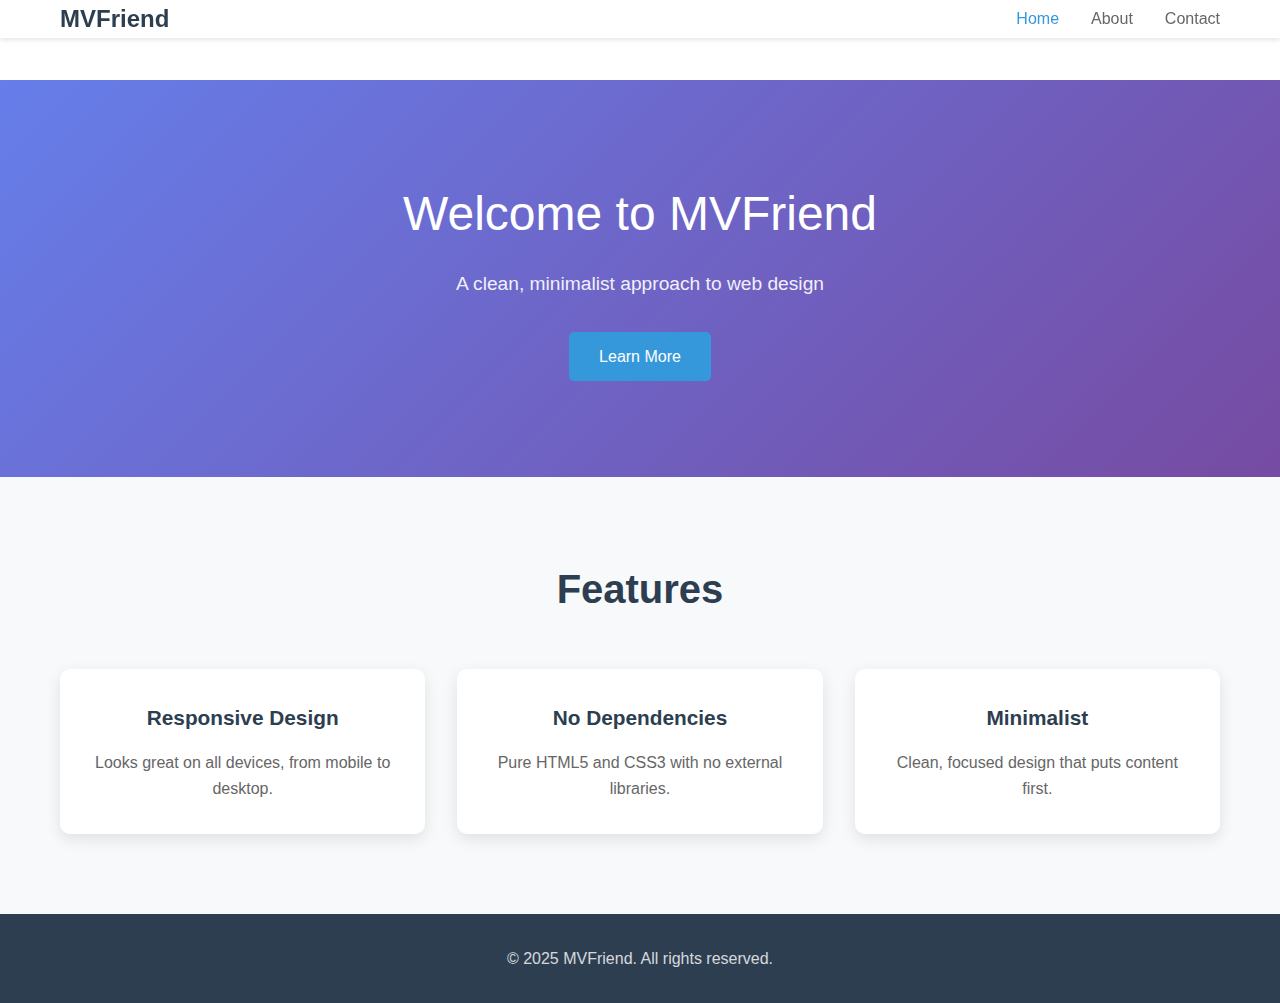
<file: index.html>
<!DOCTYPE html>
<html lang="en">
<head>
    <meta charset="UTF-8">
    <meta name="viewport" content="width=device-width, initial-scale=1.0">
    <title>Home - MVFriend</title>
    <link rel="stylesheet" href="styles.css">
</head>
<body>
    <header>
        <nav class="container">
            <div class="logo">
                <a href="index.html">MVFriend</a>
            </div>
            <ul class="nav-links">
                <li><a href="index.html" class="active">Home</a></li>
                <li><a href="about.html">About</a></li>
                <li><a href="contact.html">Contact</a></li>
            </ul>
        </nav>
    </header>

    <main>
        <section class="hero">
            <div class="container">
                <h1>Welcome to MVFriend</h1>
                <p class="hero-subtitle">A clean, minimalist approach to web design</p>
                <a href="about.html" class="btn btn-primary">Learn More</a>
            </div>
        </section>

        <section class="features">
            <div class="container">
                <h2>Features</h2>
                <div class="feature-grid">
                    <div class="feature-card">
                        <h3>Responsive Design</h3>
                        <p>Looks great on all devices, from mobile to desktop.</p>
                    </div>
                    <div class="feature-card">
                        <h3>No Dependencies</h3>
                        <p>Pure HTML5 and CSS3 with no external libraries.</p>
                    </div>
                    <div class="feature-card">
                        <h3>Minimalist</h3>
                        <p>Clean, focused design that puts content first.</p>
                    </div>
                </div>
            </div>
        </section>
    </main>

    <footer>
        <div class="container">
            <p>&copy; 2025 MVFriend. All rights reserved.</p>
        </div>
    </footer>
</body>
</html>
</file>
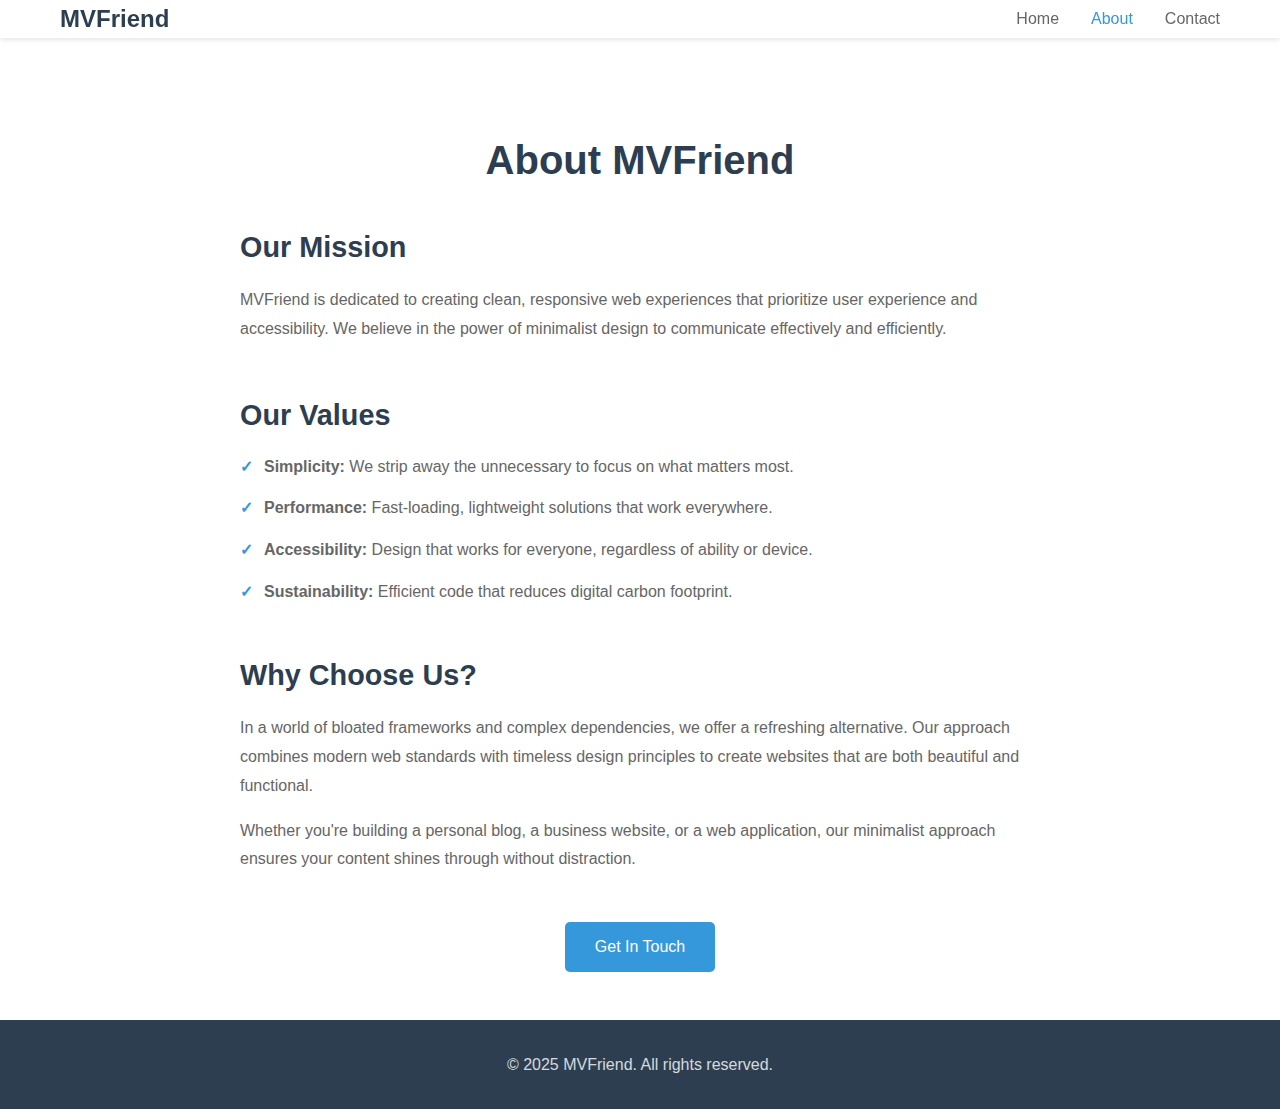
<file: about.html>
<!DOCTYPE html>
<html lang="en">
<head>
    <meta charset="UTF-8">
    <meta name="viewport" content="width=device-width, initial-scale=1.0">
    <title>About - MVFriend</title>
    <link rel="stylesheet" href="styles.css">
</head>
<body>
    <header>
        <nav class="container">
            <div class="logo">
                <a href="index.html">MVFriend</a>
            </div>
            <ul class="nav-links">
                <li><a href="index.html">Home</a></li>
                <li><a href="about.html" class="active">About</a></li>
                <li><a href="contact.html">Contact</a></li>
            </ul>
        </nav>
    </header>

    <main>
        <section class="page-content">
            <div class="container">
                <h1>About MVFriend</h1>
                
                <div class="content-section">
                    <h2>Our Mission</h2>
                    <p>MVFriend is dedicated to creating clean, responsive web experiences that prioritize user experience and accessibility. We believe in the power of minimalist design to communicate effectively and efficiently.</p>
                </div>

                <div class="content-section">
                    <h2>Our Values</h2>
                    <ul class="values-list">
                        <li><strong>Simplicity:</strong> We strip away the unnecessary to focus on what matters most.</li>
                        <li><strong>Performance:</strong> Fast-loading, lightweight solutions that work everywhere.</li>
                        <li><strong>Accessibility:</strong> Design that works for everyone, regardless of ability or device.</li>
                        <li><strong>Sustainability:</strong> Efficient code that reduces digital carbon footprint.</li>
                    </ul>
                </div>

                <div class="content-section">
                    <h2>Why Choose Us?</h2>
                    <p>In a world of bloated frameworks and complex dependencies, we offer a refreshing alternative. Our approach combines modern web standards with timeless design principles to create websites that are both beautiful and functional.</p>
                    
                    <p>Whether you're building a personal blog, a business website, or a web application, our minimalist approach ensures your content shines through without distraction.</p>
                </div>

                <div class="cta-section">
                    <a href="contact.html" class="btn btn-primary">Get In Touch</a>
                </div>
            </div>
        </section>
    </main>

    <footer>
        <div class="container">
            <p>&copy; 2025 MVFriend. All rights reserved.</p>
        </div>
    </footer>
</body>
</html>
</file>
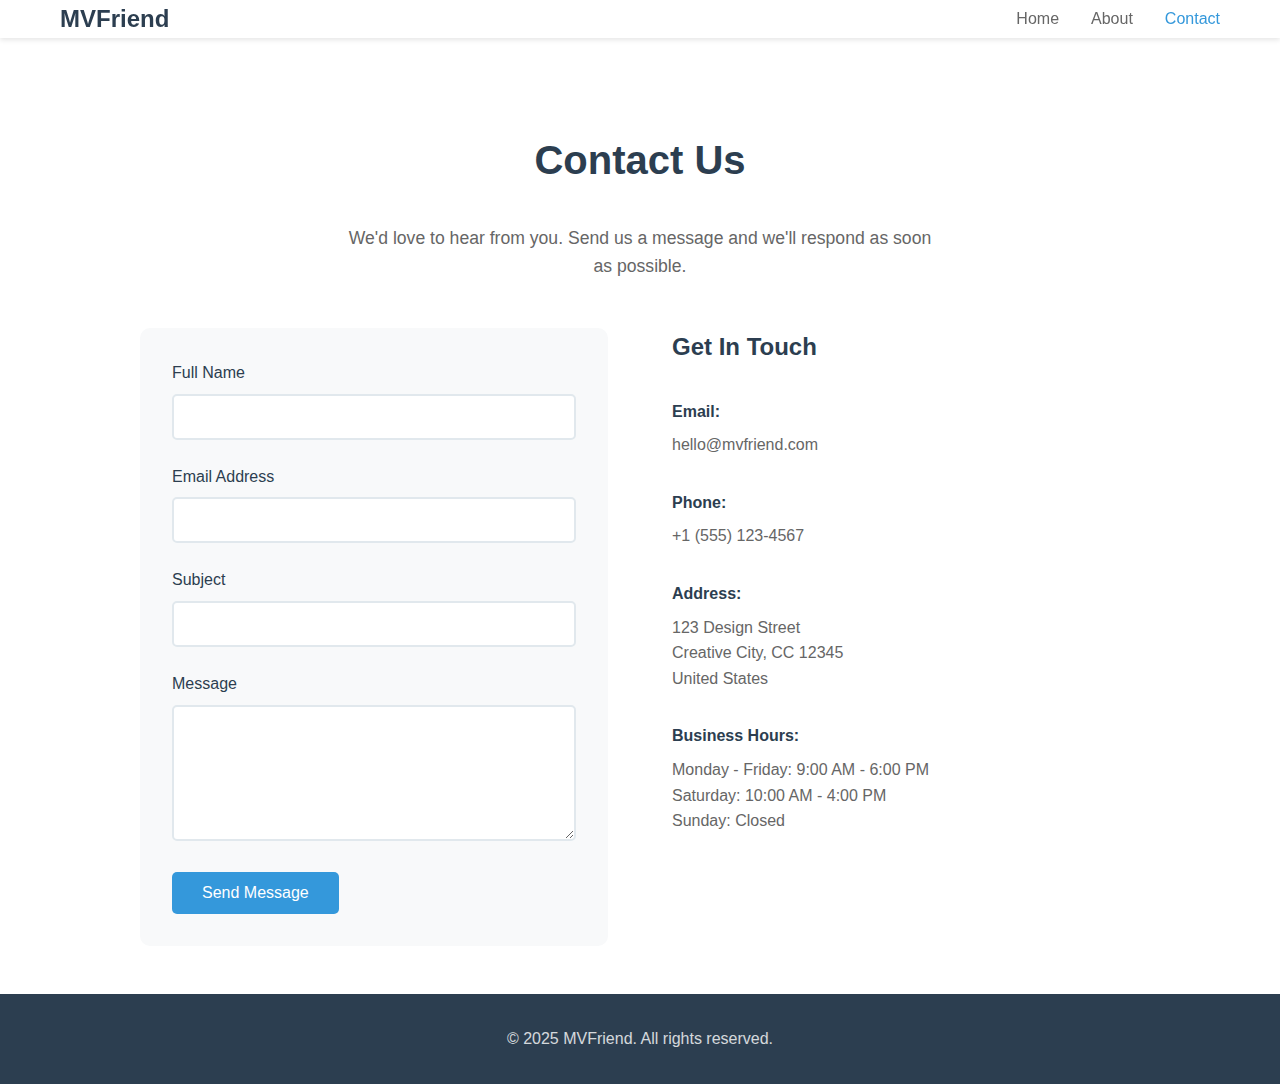
<file: contact.html>
<!DOCTYPE html>
<html lang="en">
<head>
    <meta charset="UTF-8">
    <meta name="viewport" content="width=device-width, initial-scale=1.0">
    <title>Contact - MVFriend</title>
    <link rel="stylesheet" href="styles.css">
</head>
<body>
    <header>
        <nav class="container">
            <div class="logo">
                <a href="index.html">MVFriend</a>
            </div>
            <ul class="nav-links">
                <li><a href="index.html">Home</a></li>
                <li><a href="about.html">About</a></li>
                <li><a href="contact.html" class="active">Contact</a></li>
            </ul>
        </nav>
    </header>

    <main>
        <section class="page-content">
            <div class="container">
                <h1>Contact Us</h1>
                
                <div class="contact-intro">
                    <p>We'd love to hear from you. Send us a message and we'll respond as soon as possible.</p>
                </div>

                <div class="contact-content">
                    <div class="contact-form-wrapper">
                        <form class="contact-form" action="#" method="POST">
                            <div class="form-group">
                                <label for="name">Full Name</label>
                                <input type="text" id="name" name="name" required>
                            </div>

                            <div class="form-group">
                                <label for="email">Email Address</label>
                                <input type="email" id="email" name="email" required>
                            </div>

                            <div class="form-group">
                                <label for="subject">Subject</label>
                                <input type="text" id="subject" name="subject" required>
                            </div>

                            <div class="form-group">
                                <label for="message">Message</label>
                                <textarea id="message" name="message" rows="6" required></textarea>
                            </div>

                            <button type="submit" class="btn btn-primary">Send Message</button>
                        </form>
                    </div>

                    <div class="contact-info">
                        <h3>Get In Touch</h3>
                        <div class="contact-item">
                            <strong>Email:</strong>
                            <p>hello@mvfriend.com</p>
                        </div>
                        
                        <div class="contact-item">
                            <strong>Phone:</strong>
                            <p>+1 (555) 123-4567</p>
                        </div>
                        
                        <div class="contact-item">
                            <strong>Address:</strong>
                            <p>123 Design Street<br>
                            Creative City, CC 12345<br>
                            United States</p>
                        </div>

                        <div class="contact-item">
                            <strong>Business Hours:</strong>
                            <p>Monday - Friday: 9:00 AM - 6:00 PM<br>
                            Saturday: 10:00 AM - 4:00 PM<br>
                            Sunday: Closed</p>
                        </div>
                    </div>
                </div>
            </div>
        </section>
    </main>

    <footer>
        <div class="container">
            <p>&copy; 2025 MVFriend. All rights reserved.</p>
        </div>
    </footer>
</body>
</html>
</file>
<file: styles.css>
/* Reset and Base Styles */
* {
    margin: 0;
    padding: 0;
    box-sizing: border-box;
}

body {
    font-family: -apple-system, BlinkMacSystemFont, 'Segoe UI', Roboto, Oxygen, Ubuntu, Cantarell, sans-serif;
    line-height: 1.6;
    color: #333;
    background-color: #fff;
}

/* Container */
.container {
    max-width: 1200px;
    margin: 0 auto;
    padding: 0 20px;
}

/* Header */
header {
    background-color: #fff;
    box-shadow: 0 2px 5px rgba(0,0,0,0.1);
    position: fixed;
    top: 0;
    left: 0;
    right: 0;
    z-index: 1000;
}

nav {
    display: flex;
    justify-content: space-between;
    align-items: center;
    padding: 1rem 20px;
}

.logo a {
    font-size: 1.5rem;
    font-weight: bold;
    color: #2c3e50;
    text-decoration: none;
}

.nav-links {
    display: flex;
    list-style: none;
    gap: 2rem;
}

.nav-links a {
    color: #666;
    text-decoration: none;
    font-weight: 500;
    transition: color 0.3s ease;
}

.nav-links a:hover,
.nav-links a.active {
    color: #3498db;
}

/* Main Content */
main {
    margin-top: 80px;
    min-height: calc(100vh - 160px);
}

/* Hero Section */
.hero {
    background: linear-gradient(135deg, #667eea 0%, #764ba2 100%);
    color: white;
    text-align: center;
    padding: 6rem 0;
}

.hero h1 {
    font-size: 3rem;
    margin-bottom: 1rem;
    font-weight: 300;
}

.hero-subtitle {
    font-size: 1.2rem;
    margin-bottom: 2rem;
    opacity: 0.9;
}

/* Buttons */
.btn {
    display: inline-block;
    padding: 12px 30px;
    text-decoration: none;
    border-radius: 5px;
    font-weight: 500;
    transition: all 0.3s ease;
    border: none;
    cursor: pointer;
    font-size: 1rem;
}

.btn-primary {
    background-color: #3498db;
    color: white;
}

.btn-primary:hover {
    background-color: #2980b9;
    transform: translateY(-2px);
}

/* Features Section */
.features {
    padding: 5rem 0;
    background-color: #f8f9fa;
}

.features h2 {
    text-align: center;
    margin-bottom: 3rem;
    font-size: 2.5rem;
    color: #2c3e50;
}

.feature-grid {
    display: grid;
    grid-template-columns: repeat(auto-fit, minmax(300px, 1fr));
    gap: 2rem;
}

.feature-card {
    background: white;
    padding: 2rem;
    border-radius: 10px;
    box-shadow: 0 5px 15px rgba(0,0,0,0.1);
    text-align: center;
    transition: transform 0.3s ease;
}

.feature-card:hover {
    transform: translateY(-5px);
}

.feature-card h3 {
    color: #2c3e50;
    margin-bottom: 1rem;
    font-size: 1.3rem;
}

.feature-card p {
    color: #666;
    line-height: 1.6;
}

/* Page Content */
.page-content {
    padding: 3rem 0;
}

.page-content h1 {
    font-size: 2.5rem;
    color: #2c3e50;
    margin-bottom: 2rem;
    text-align: center;
}

.content-section {
    margin-bottom: 3rem;
    max-width: 800px;
    margin-left: auto;
    margin-right: auto;
}

.content-section h2 {
    color: #2c3e50;
    margin-bottom: 1rem;
    font-size: 1.8rem;
}

.content-section p {
    color: #666;
    line-height: 1.8;
    margin-bottom: 1rem;
}

.values-list {
    list-style: none;
    padding-left: 0;
}

.values-list li {
    margin-bottom: 1rem;
    padding-left: 1.5rem;
    position: relative;
    color: #666;
    line-height: 1.6;
}

.values-list li::before {
    content: "✓";
    position: absolute;
    left: 0;
    color: #3498db;
    font-weight: bold;
}

.cta-section {
    text-align: center;
    margin-top: 3rem;
}

/* Contact Page */
.contact-intro {
    text-align: center;
    margin-bottom: 3rem;
    max-width: 600px;
    margin-left: auto;
    margin-right: auto;
}

.contact-intro p {
    font-size: 1.1rem;
    color: #666;
}

.contact-content {
    display: grid;
    grid-template-columns: 1fr 1fr;
    gap: 4rem;
    max-width: 1000px;
    margin: 0 auto;
}

.contact-form-wrapper {
    background: #f8f9fa;
    padding: 2rem;
    border-radius: 10px;
}

.contact-form .form-group {
    margin-bottom: 1.5rem;
}

.contact-form label {
    display: block;
    margin-bottom: 0.5rem;
    color: #2c3e50;
    font-weight: 500;
}

.contact-form input,
.contact-form textarea {
    width: 100%;
    padding: 12px;
    border: 2px solid #e1e8ed;
    border-radius: 5px;
    font-size: 1rem;
    transition: border-color 0.3s ease;
}

.contact-form input:focus,
.contact-form textarea:focus {
    outline: none;
    border-color: #3498db;
}

.contact-form textarea {
    resize: vertical;
    min-height: 120px;
}

.contact-info h3 {
    color: #2c3e50;
    margin-bottom: 2rem;
    font-size: 1.5rem;
}

.contact-item {
    margin-bottom: 2rem;
}

.contact-item strong {
    color: #2c3e50;
    display: block;
    margin-bottom: 0.5rem;
}

.contact-item p {
    color: #666;
    line-height: 1.6;
}

/* Footer */
footer {
    background-color: #2c3e50;
    color: white;
    text-align: center;
    padding: 2rem 0;
    margin-top: auto;
}

footer p {
    opacity: 0.8;
}

/* Responsive Design */
@media (max-width: 768px) {
    .nav-links {
        gap: 1rem;
    }
    
    .hero h1 {
        font-size: 2rem;
    }
    
    .hero-subtitle {
        font-size: 1rem;
    }
    
    .hero {
        padding: 4rem 0;
    }
    
    .features {
        padding: 3rem 0;
    }
    
    .feature-grid {
        grid-template-columns: 1fr;
    }
    
    .contact-content {
        grid-template-columns: 1fr;
        gap: 2rem;
    }
    
    .container {
        padding: 0 15px;
    }
}

@media (max-width: 480px) {
    nav {
        flex-direction: column;
        gap: 1rem;
        padding: 1rem 20px;
    }
    
    .nav-links {
        gap: 1.5rem;
    }
    
    main {
        margin-top: 120px;
    }
    
    .hero h1 {
        font-size: 1.8rem;
    }
    
    .page-content h1 {
        font-size: 2rem;
    }
    
    .content-section h2 {
        font-size: 1.5rem;
    }
}
</file>
